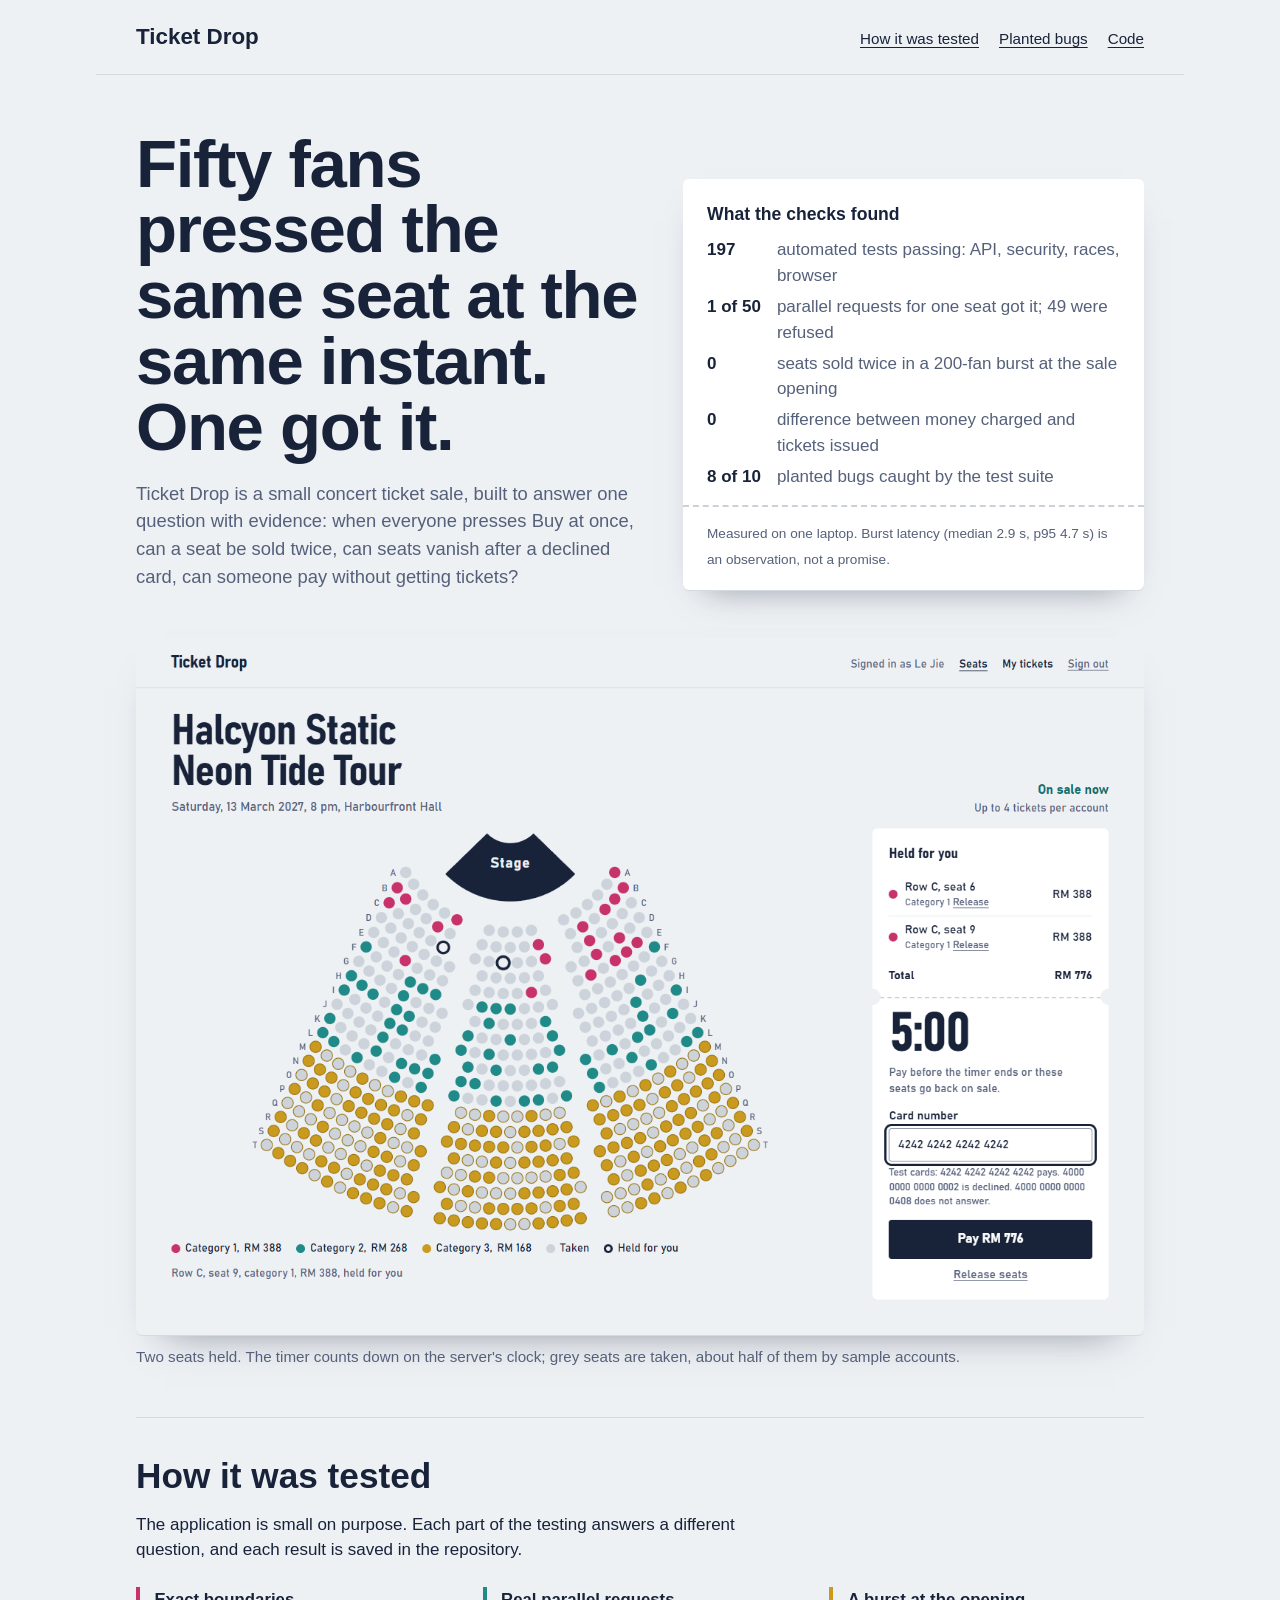
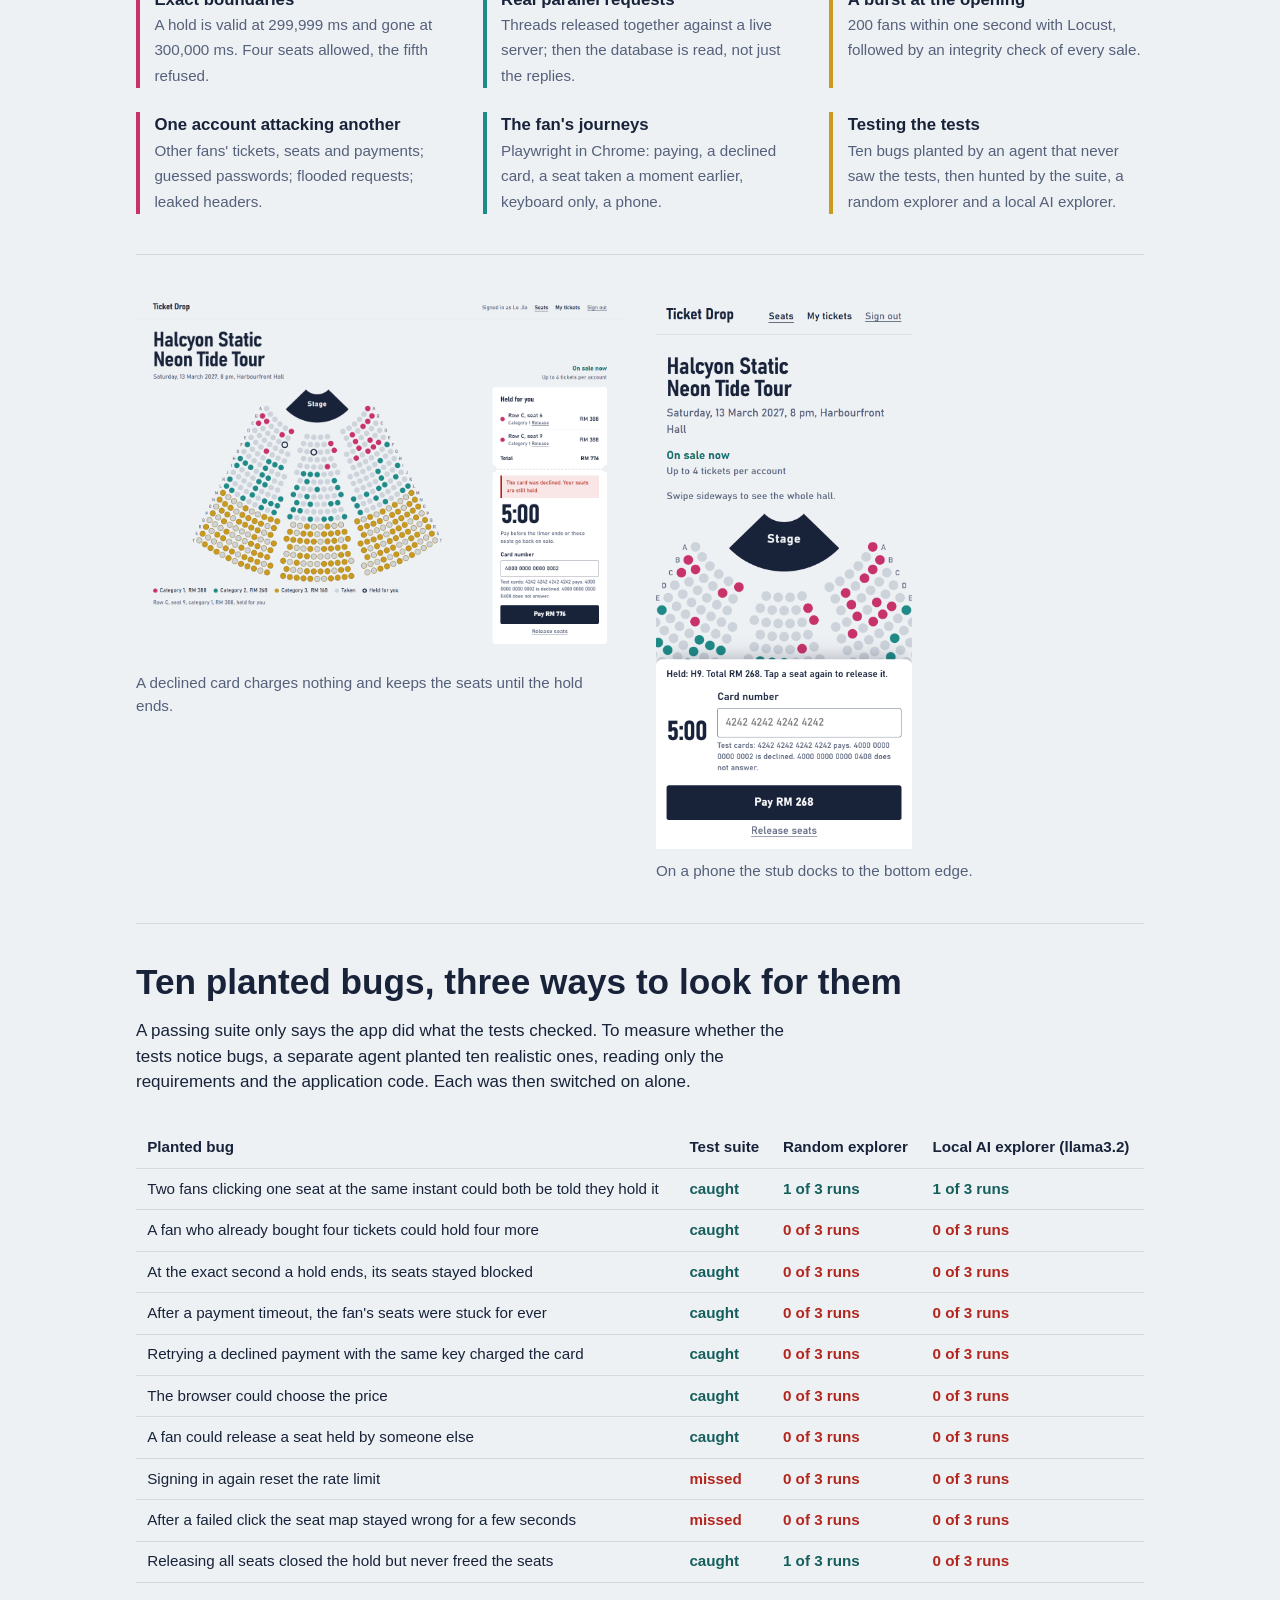
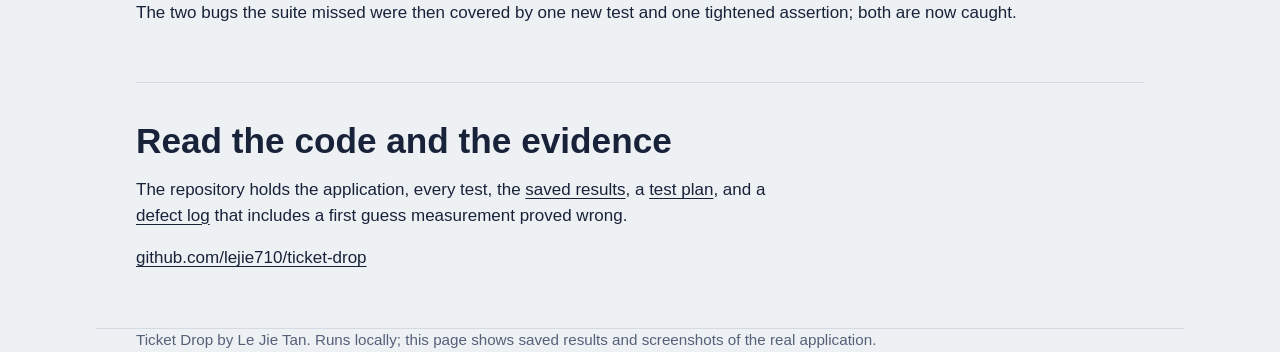
<file: site/index.html>
<!doctype html>
<html lang="en">
<head>
<meta charset="utf-8">
<meta name="viewport" content="width=device-width, initial-scale=1">
<title>Ticket Drop: a ticket sale, tested where it breaks</title>
<meta name="description" content="A concert ticket sale app built to be tested: exact time boundaries, parallel requests, a 200-fan burst, cross-account security and seeded faults.">
<link rel="stylesheet" href="site.css">
</head>
<body>

<header class="top wrap">
  <a class="wordmark" href="#">Ticket Drop</a>
  <nav aria-label="Sections">
    <a href="#testing">How it was tested</a>
    <a href="#faults">Planted bugs</a>
    <a href="#code">Code</a>
  </nav>
</header>

<main class="wrap">
  <section class="hero">
    <div>
      <h1>Fifty fans pressed the same seat at the same instant. One got it.</h1>
      <p>Ticket Drop is a small concert ticket sale, built to answer one question with evidence: when everyone presses Buy at once, can a seat be sold twice, can seats vanish after a declined card, can someone pay without getting tickets?</p>
    </div>
    <aside class="stub" aria-label="Results">
      <h2>What the checks found</h2>
      <dl>
        <dt>197</dt><dd>automated tests passing: API, security, races, browser</dd>
        <dt>1 of 50</dt><dd>parallel requests for one seat got it; 49 were refused</dd>
        <dt>0</dt><dd>seats sold twice in a 200-fan burst at the sale opening</dd>
        <dt>0</dt><dd>difference between money charged and tickets issued</dd>
        <dt><!-- FAULTS_CAUGHT -->8 of 10</dt><dd>planted bugs caught by the test suite</dd>
      </dl>
      <div class="tear" aria-hidden="true"></div>
      <small>Measured on one laptop. Burst latency (median 2.9 s, p95 4.7 s) is an observation, not a promise.</small>
    </aside>
  </section>

  <figure class="shot">
    <img src="assets/seat-map-hold.png" alt="The seat map signed in as Le Jie, with two seats in row C held, and a ticket stub on the right showing the seats, a total of RM 776 and a countdown at 5:00" width="1366" height="944">
    <figcaption>Two seats held. The timer counts down on the server's clock; grey seats are taken, about half of them by sample accounts.</figcaption>
  </figure>

  <section class="block" id="testing">
    <h2>How it was tested</h2>
    <p>The application is small on purpose. Each part of the testing answers a different question, and each result is saved in the repository.</p>
    <div class="levels">
      <div><strong>Exact boundaries</strong><span>A hold is valid at 299,999 ms and gone at 300,000 ms. Four seats allowed, the fifth refused.</span></div>
      <div><strong>Real parallel requests</strong><span>Threads released together against a live server; then the database is read, not just the replies.</span></div>
      <div><strong>A burst at the opening</strong><span>200 fans within one second with Locust, followed by an integrity check of every sale.</span></div>
      <div><strong>One account attacking another</strong><span>Other fans' tickets, seats and payments; guessed passwords; flooded requests; leaked headers.</span></div>
      <div><strong>The fan's journeys</strong><span>Playwright in Chrome: paying, a declined card, a seat taken a moment earlier, keyboard only, a phone.</span></div>
      <div><strong>Testing the tests</strong><span>Ten bugs planted by an agent that never saw the tests, then hunted by the suite, a random explorer and a local AI explorer.</span></div>
    </div>
  </section>

  <section class="block pair">
    <figure>
      <img src="assets/payment-declined.png" alt="The page after a declined card: a red message says the card was declined and the seats are still held" width="1366" height="1024">
      <figcaption>A declined card charges nothing and keeps the seats until the hold ends.</figcaption>
    </figure>
    <figure class="phone">
      <img src="assets/phone.png" alt="The phone layout: the seat map scrolls sideways and the timer and Pay button are docked at the bottom" width="390" height="844">
      <figcaption>On a phone the stub docks to the bottom edge.</figcaption>
    </figure>
  </section>

  <section class="block" id="faults">
    <h2>Ten planted bugs, three ways to look for them</h2>
    <p>A passing suite only says the app did what the tests checked. To measure whether the tests notice bugs, a separate agent planted ten realistic ones, reading only the requirements and the application code. Each was then switched on alone.</p>
    <div class="table-scroll">
<!-- FAULT_TABLE -->
<table>
<thead><tr><th>Planted bug</th><th>Test suite</th><th>Random explorer</th><th>Local AI explorer (llama3.2)</th></tr></thead>
<tbody>
<tr><td>Two fans clicking one seat at the same instant could both be told they hold it</td><td class="yes">caught</td><td class="yes">1 of 3 runs</td><td class="yes">1 of 3 runs</td></tr>
<tr><td>A fan who already bought four tickets could hold four more</td><td class="yes">caught</td><td class="no">0 of 3 runs</td><td class="no">0 of 3 runs</td></tr>
<tr><td>At the exact second a hold ends, its seats stayed blocked</td><td class="yes">caught</td><td class="no">0 of 3 runs</td><td class="no">0 of 3 runs</td></tr>
<tr><td>After a payment timeout, the fan&#x27;s seats were stuck for ever</td><td class="yes">caught</td><td class="no">0 of 3 runs</td><td class="no">0 of 3 runs</td></tr>
<tr><td>Retrying a declined payment with the same key charged the card</td><td class="yes">caught</td><td class="no">0 of 3 runs</td><td class="no">0 of 3 runs</td></tr>
<tr><td>The browser could choose the price</td><td class="yes">caught</td><td class="no">0 of 3 runs</td><td class="no">0 of 3 runs</td></tr>
<tr><td>A fan could release a seat held by someone else</td><td class="yes">caught</td><td class="no">0 of 3 runs</td><td class="no">0 of 3 runs</td></tr>
<tr><td>Signing in again reset the rate limit</td><td class="no">missed</td><td class="no">0 of 3 runs</td><td class="no">0 of 3 runs</td></tr>
<tr><td>After a failed click the seat map stayed wrong for a few seconds</td><td class="no">missed</td><td class="no">0 of 3 runs</td><td class="no">0 of 3 runs</td></tr>
<tr><td>Releasing all seats closed the hold but never freed the seats</td><td class="yes">caught</td><td class="yes">1 of 3 runs</td><td class="no">0 of 3 runs</td></tr>
</tbody>
</table>
<p>The two bugs the suite missed were then covered by one new test and one tightened assertion; both are now caught.</p>
<!-- /FAULT_TABLE -->
    </div>
  </section>

  <section class="block" id="code">
    <h2>Read the code and the evidence</h2>
    <p>The repository holds the application, every test, the <a href="https://github.com/lejie710/ticket-drop/tree/main/evidence">saved results</a>, a <a href="https://github.com/lejie710/ticket-drop/blob/main/docs/TEST_PLAN.md">test plan</a>, and a <a href="https://github.com/lejie710/ticket-drop/blob/main/docs/DEFECTS.md">defect log</a> that includes a first guess measurement proved wrong.</p>
    <p><a href="https://github.com/lejie710/ticket-drop">github.com/lejie710/ticket-drop</a></p>
  </section>
</main>

<footer class="wrap">
  Ticket Drop by Le Jie Tan. Runs locally; this page shows saved results and screenshots of the real application.
</footer>

</body>
</html>
</file>
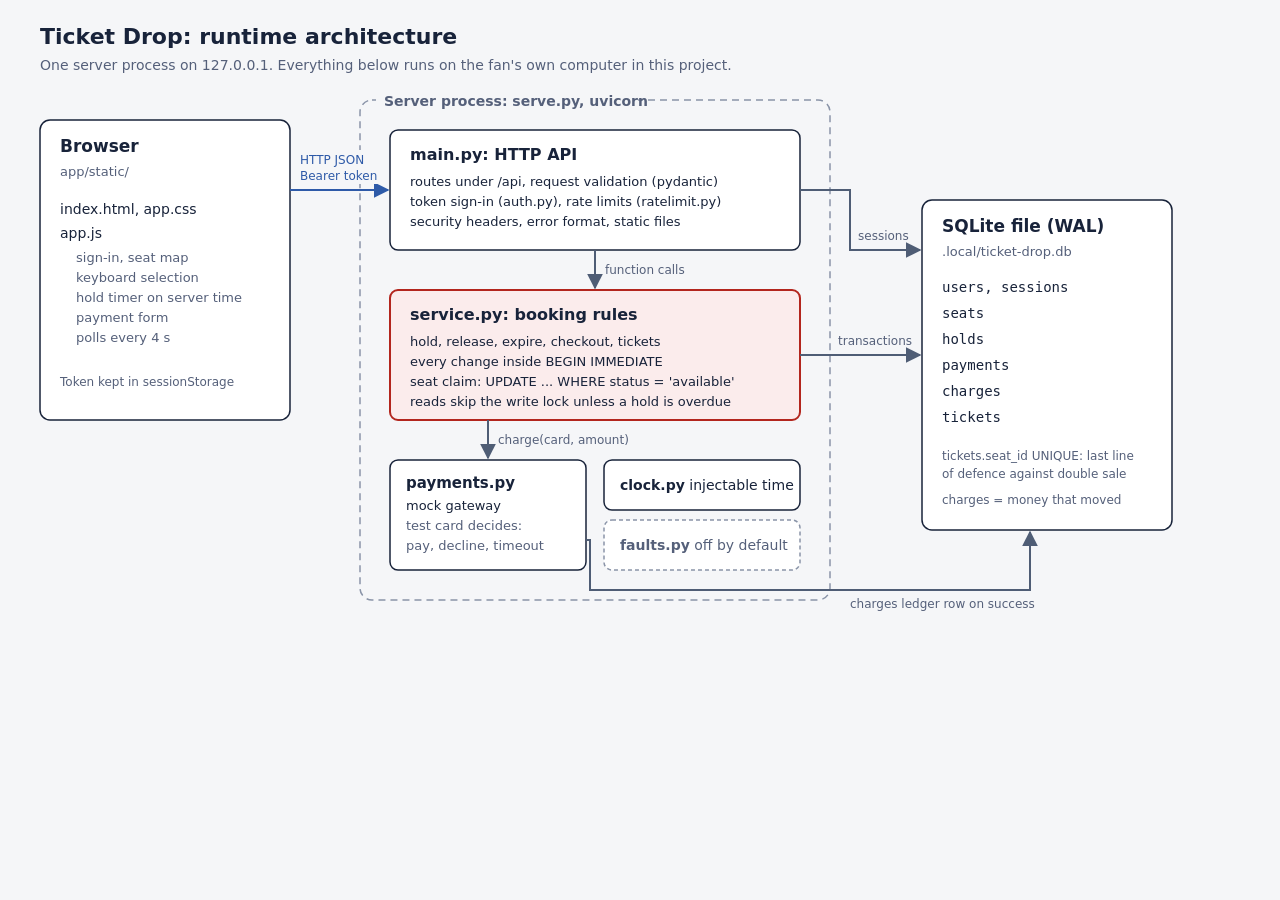
<file: docs/diagrams/ticket-drop-architecture.html>
<!doctype html>
<html lang="en">
<head>
<meta charset="utf-8">
<title>Ticket Drop runtime architecture</title>
<style>
  body { margin: 0; background: #f5f6f8; }
</style>
</head>
<body>
<svg xmlns="http://www.w3.org/2000/svg" viewBox="0 0 1200 640" width="1200" height="640" role="img" aria-labelledby="arch-title arch-desc" font-family="Segoe UI, system-ui, sans-serif">
  <title id="arch-title">Ticket Drop runtime architecture</title>
  <desc id="arch-desc">A browser page calls the JSON API of one local server process. Routes in main.py validate and authenticate requests and call the booking rules in service.py, which use write transactions on one SQLite file and call a mock payment gateway that records charges in the same file.</desc>
  <defs>
    <marker id="arch-arrow" viewBox="0 0 10 10" refX="9" refY="5" markerWidth="8" markerHeight="8" orient="auto-start-reverse">
      <path d="M0,0 L10,5 L0,10 z" fill="#4f5d75"/>
    </marker>
    <marker id="arch-arrow-link" viewBox="0 0 10 10" refX="9" refY="5" markerWidth="8" markerHeight="8" orient="auto-start-reverse">
      <path d="M0,0 L10,5 L0,10 z" fill="#2e5aa8"/>
    </marker>
  </defs>
  <rect x="0" y="0" width="1200" height="640" fill="#f5f6f8"/>

  <text x="40" y="44" font-size="22" font-weight="700" fill="#18233a">Ticket Drop: runtime architecture</text>
  <text x="40" y="70" font-size="14" fill="#55607a">One server process on 127.0.0.1. Everything below runs on the fan's own computer in this project.</text>

  <!-- Browser -->
  <rect x="40" y="120" width="250" height="300" rx="10" fill="#ffffff" stroke="#18233a" stroke-width="1.5"/>
  <text x="60" y="152" font-size="17" font-weight="700" fill="#18233a">Browser</text>
  <text x="60" y="176" font-size="13" fill="#55607a">app/static/</text>
  <text x="60" y="214" font-size="14" fill="#18233a">index.html, app.css</text>
  <text x="60" y="238" font-size="14" fill="#18233a">app.js</text>
  <text x="76" y="262" font-size="13" fill="#55607a">sign-in, seat map</text>
  <text x="76" y="282" font-size="13" fill="#55607a">keyboard selection</text>
  <text x="76" y="302" font-size="13" fill="#55607a">hold timer on server time</text>
  <text x="76" y="322" font-size="13" fill="#55607a">payment form</text>
  <text x="76" y="342" font-size="13" fill="#55607a">polls every 4 s</text>
  <text x="60" y="386" font-size="12" fill="#55607a">Token kept in sessionStorage</text>

  <!-- Server boundary -->
  <rect x="360" y="100" width="470" height="500" rx="12" fill="none" stroke="#8a94a8" stroke-width="1.5" stroke-dasharray="7 5"/>
  <rect x="376" y="88" width="262" height="24" fill="#f5f6f8"/>
  <text x="384" y="106" font-size="14" font-weight="600" fill="#55607a">Server process: serve.py, uvicorn</text>

  <!-- main.py -->
  <rect x="390" y="130" width="410" height="120" rx="8" fill="#ffffff" stroke="#18233a" stroke-width="1.5"/>
  <text x="410" y="160" font-size="16" font-weight="700" fill="#18233a">main.py: HTTP API</text>
  <text x="410" y="186" font-size="13" fill="#18233a">routes under /api, request validation (pydantic)</text>
  <text x="410" y="206" font-size="13" fill="#18233a">token sign-in (auth.py), rate limits (ratelimit.py)</text>
  <text x="410" y="226" font-size="13" fill="#18233a">security headers, error format, static files</text>

  <!-- service.py (focal) -->
  <rect x="390" y="290" width="410" height="130" rx="8" fill="#fbecec" stroke="#b3261e" stroke-width="2"/>
  <text x="410" y="320" font-size="16" font-weight="700" fill="#18233a">service.py: booking rules</text>
  <text x="410" y="346" font-size="13" fill="#18233a">hold, release, expire, checkout, tickets</text>
  <text x="410" y="366" font-size="13" fill="#18233a">every change inside BEGIN IMMEDIATE</text>
  <text x="410" y="386" font-size="13" fill="#18233a">seat claim: UPDATE ... WHERE status = 'available'</text>
  <text x="410" y="406" font-size="13" fill="#18233a">reads skip the write lock unless a hold is overdue</text>

  <!-- payments + clock + faults -->
  <rect x="390" y="460" width="196" height="110" rx="8" fill="#ffffff" stroke="#18233a" stroke-width="1.5"/>
  <text x="406" y="488" font-size="15" font-weight="700" fill="#18233a">payments.py</text>
  <text x="406" y="510" font-size="13" fill="#18233a">mock gateway</text>
  <text x="406" y="530" font-size="13" fill="#55607a">test card decides:</text>
  <text x="406" y="550" font-size="13" fill="#55607a">pay, decline, timeout</text>

  <rect x="604" y="460" width="196" height="50" rx="8" fill="#ffffff" stroke="#18233a" stroke-width="1.5"/>
  <text x="620" y="490" font-size="14" fill="#18233a"><tspan font-weight="700">clock.py</tspan> injectable time</text>
  <rect x="604" y="520" width="196" height="50" rx="8" fill="#ffffff" stroke="#8a94a8" stroke-width="1.5" stroke-dasharray="4 3"/>
  <text x="620" y="550" font-size="14" fill="#55607a"><tspan font-weight="700">faults.py</tspan> off by default</text>

  <!-- SQLite -->
  <rect x="922" y="200" width="250" height="330" rx="10" fill="#ffffff" stroke="#18233a" stroke-width="1.5"/>
  <text x="942" y="232" font-size="17" font-weight="700" fill="#18233a">SQLite file (WAL)</text>
  <text x="942" y="256" font-size="13" fill="#55607a">.local/ticket-drop.db</text>
  <g font-family="Consolas, ui-monospace, monospace" font-size="14" fill="#18233a">
    <text x="942" y="292">users, sessions</text>
    <text x="942" y="318">seats</text>
    <text x="942" y="344">holds</text>
    <text x="942" y="370">payments</text>
    <text x="942" y="396">charges</text>
    <text x="942" y="422">tickets</text>
  </g>
  <text x="942" y="460" font-size="12" fill="#55607a">tickets.seat_id UNIQUE: last line</text>
  <text x="942" y="478" font-size="12" fill="#55607a">of defence against double sale</text>
  <text x="942" y="504" font-size="12" fill="#55607a">charges = money that moved</text>

  <!-- Arrows -->
  <path d="M290,190 L388,190" stroke="#2e5aa8" stroke-width="2" fill="none" marker-end="url(#arch-arrow-link)"/>
  <rect x="296" y="150" width="88" height="34" fill="#f5f6f8"/>
  <text x="300" y="164" font-size="12" fill="#2e5aa8">HTTP JSON</text>
  <text x="300" y="180" font-size="12" fill="#2e5aa8">Bearer token</text>

  <path d="M595,250 L595,288" stroke="#4f5d75" stroke-width="2" fill="none" marker-end="url(#arch-arrow)"/>
  <text x="605" y="274" font-size="12" fill="#55607a">function calls</text>

  <path d="M800,355 L920,355" stroke="#4f5d75" stroke-width="2" fill="none" marker-end="url(#arch-arrow)"/>
  <text x="838" y="345" font-size="12" fill="#55607a">transactions</text>

  <path d="M488,420 L488,458" stroke="#4f5d75" stroke-width="2" fill="none" marker-end="url(#arch-arrow)"/>
  <text x="498" y="444" font-size="12" fill="#55607a">charge(card, amount)</text>

  <path d="M586,540 L590,540 L590,590 L1030,590 L1030,532" stroke="#4f5d75" stroke-width="2" fill="none" marker-end="url(#arch-arrow)"/>
  <rect x="846" y="594" width="170" height="20" fill="#f5f6f8"/>
  <text x="850" y="608" font-size="12" fill="#55607a">charges ledger row on success</text>

  <path d="M800,190 L850,190 L850,250 L920,250" stroke="#4f5d75" stroke-width="2" fill="none" marker-end="url(#arch-arrow)"/>
  <text x="858" y="240" font-size="12" fill="#55607a">sessions</text>
</svg>
</body>
</html>
</file>
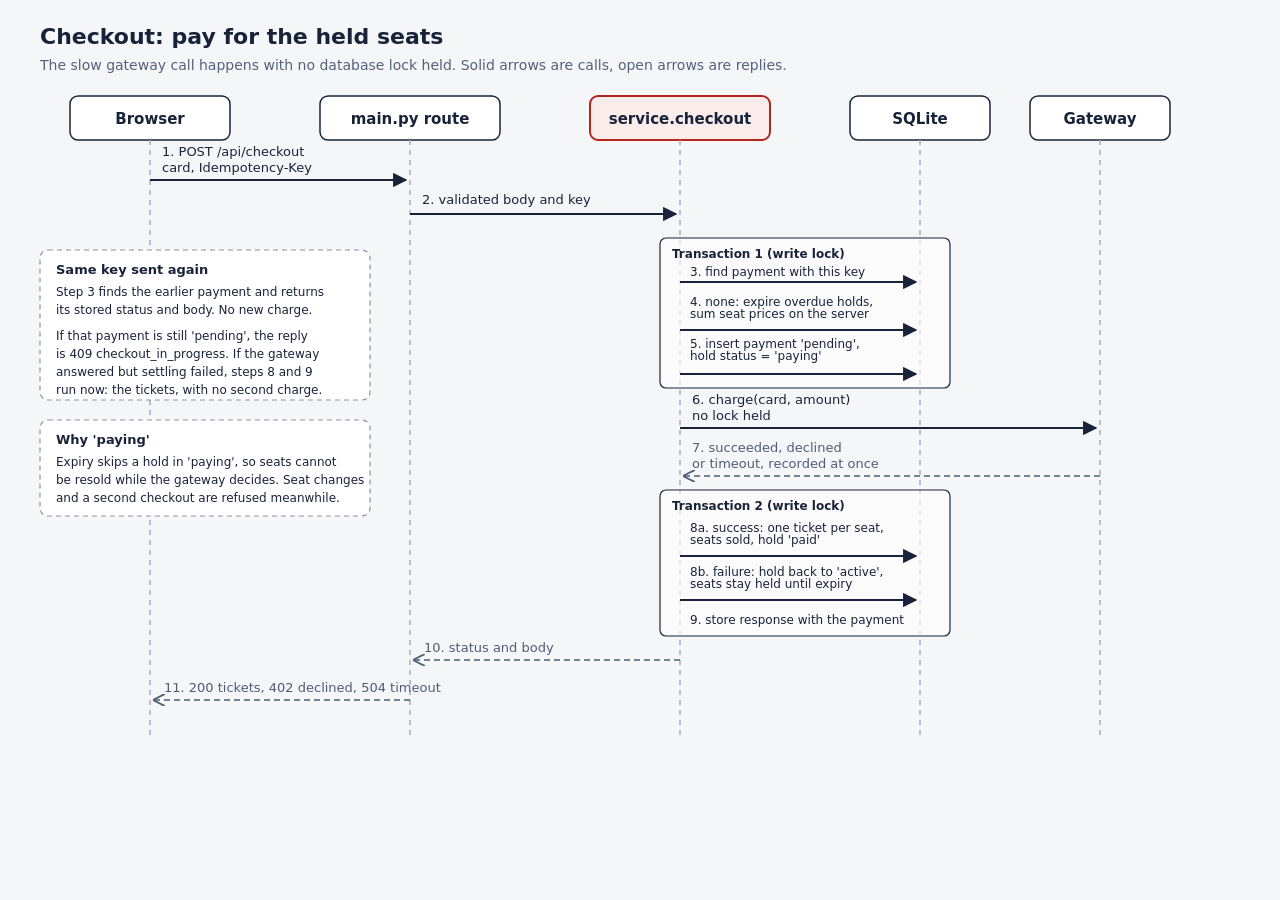
<file: docs/diagrams/ticket-drop-checkout-sequence.html>
<!doctype html>
<html lang="en">
<head>
<meta charset="utf-8">
<title>Ticket Drop checkout sequence</title>
<style>
  body { margin: 0; background: #f5f6f8; }
</style>
</head>
<body>
<svg xmlns="http://www.w3.org/2000/svg" viewBox="0 0 1200 760" width="1200" height="760" role="img" aria-labelledby="seq-title seq-desc" font-family="Segoe UI, system-ui, sans-serif">
  <title id="seq-title">Checkout in three steps</title>
  <desc id="seq-desc">The checkout records a pending payment and marks the hold paying in a first transaction, calls the mock gateway with no lock held, then settles in a second transaction. A repeated request with the same idempotency key returns the stored response.</desc>
  <defs>
    <marker id="seq-arrow" viewBox="0 0 10 10" refX="9" refY="5" markerWidth="8" markerHeight="8" orient="auto">
      <path d="M0,0 L10,5 L0,10 z" fill="#18233a"/>
    </marker>
    <marker id="seq-arrow-reply" viewBox="0 0 10 10" refX="9" refY="5" markerWidth="8" markerHeight="8" orient="auto">
      <path d="M0,0 L10,5 L0,10" fill="none" stroke="#4f5d75" stroke-width="1.5"/>
    </marker>
  </defs>
  <rect x="0" y="0" width="1200" height="760" fill="#f5f6f8"/>
  <text x="40" y="44" font-size="22" font-weight="700" fill="#18233a">Checkout: pay for the held seats</text>
  <text x="40" y="70" font-size="14" fill="#55607a">The slow gateway call happens with no database lock held. Solid arrows are calls, open arrows are replies.</text>

  <!-- Participants -->
  <g font-size="15" font-weight="700" fill="#18233a" text-anchor="middle">
    <rect x="70" y="96" width="160" height="44" rx="8" fill="#ffffff" stroke="#18233a" stroke-width="1.5"/>
    <text x="150" y="124">Browser</text>
    <rect x="320" y="96" width="180" height="44" rx="8" fill="#ffffff" stroke="#18233a" stroke-width="1.5"/>
    <text x="410" y="124">main.py route</text>
    <rect x="590" y="96" width="180" height="44" rx="8" fill="#fbecec" stroke="#b3261e" stroke-width="2"/>
    <text x="680" y="124">service.checkout</text>
    <rect x="850" y="96" width="140" height="44" rx="8" fill="#ffffff" stroke="#18233a" stroke-width="1.5"/>
    <text x="920" y="124">SQLite</text>
    <rect x="1030" y="96" width="140" height="44" rx="8" fill="#ffffff" stroke="#18233a" stroke-width="1.5"/>
    <text x="1100" y="124">Gateway</text>
  </g>
  <g stroke="#a3acbd" stroke-width="1.5" stroke-dasharray="5 5">
    <line x1="150" y1="140" x2="150" y2="740"/>
    <line x1="410" y1="140" x2="410" y2="740"/>
    <line x1="680" y1="140" x2="680" y2="740"/>
    <line x1="920" y1="140" x2="920" y2="740"/>
    <line x1="1100" y1="140" x2="1100" y2="740"/>
  </g>

  <!-- 1 request -->
  <line x1="150" y1="180" x2="406" y2="180" stroke="#18233a" stroke-width="1.8" marker-end="url(#seq-arrow)"/>
  <text x="162" y="156" font-size="13" fill="#18233a">1. POST /api/checkout</text><text x="162" y="172" font-size="13" fill="#18233a">card, Idempotency-Key</text>
  <line x1="410" y1="214" x2="676" y2="214" stroke="#18233a" stroke-width="1.8" marker-end="url(#seq-arrow)"/>
  <text x="422" y="204" font-size="13" fill="#18233a">2. validated body and key</text>

  <!-- Txn 1 -->
  <rect x="660" y="238" width="290" height="150" rx="6" fill="#ffffff" fill-opacity="0.6" stroke="#18233a" stroke-width="1.2"/>
  <text x="672" y="258" font-size="12" font-weight="700" fill="#18233a">Transaction 1 (write lock)</text>
  <line x1="680" y1="282" x2="916" y2="282" stroke="#18233a" stroke-width="1.8" marker-end="url(#seq-arrow)"/>
  <text x="690" y="276" font-size="12" fill="#18233a">3. find payment with this key</text>
  <line x1="680" y1="330" x2="916" y2="330" stroke="#18233a" stroke-width="1.8" marker-end="url(#seq-arrow)"/>
  <text x="690" y="306" font-size="12" fill="#18233a">4. none: expire overdue holds,</text>
  <text x="690" y="318" font-size="12" fill="#18233a">sum seat prices on the server</text>
  <line x1="680" y1="374" x2="916" y2="374" stroke="#18233a" stroke-width="1.8" marker-end="url(#seq-arrow)"/>
  <text x="690" y="348" font-size="12" fill="#18233a">5. insert payment 'pending',</text>
  <text x="690" y="360" font-size="12" fill="#18233a">hold status = 'paying'</text>

  <!-- Gateway call -->
  <line x1="680" y1="428" x2="1096" y2="428" stroke="#18233a" stroke-width="1.8" marker-end="url(#seq-arrow)"/>
  <text x="692" y="404" font-size="13" fill="#18233a">6. charge(card, amount)</text><text x="692" y="420" font-size="13" fill="#18233a">no lock held</text>
  <line x1="1100" y1="476" x2="684" y2="476" stroke="#4f5d75" stroke-width="1.5" stroke-dasharray="6 4" marker-end="url(#seq-arrow-reply)"/>
  <text x="692" y="452" font-size="13" fill="#4f5d75">7. succeeded, declined</text><text x="692" y="468" font-size="13" fill="#4f5d75">or timeout, recorded at once</text>

  <!-- Txn 2 -->
  <rect x="660" y="490" width="290" height="146" rx="6" fill="#ffffff" fill-opacity="0.6" stroke="#18233a" stroke-width="1.2"/>
  <text x="672" y="510" font-size="12" font-weight="700" fill="#18233a">Transaction 2 (write lock)</text>
  <line x1="680" y1="556" x2="916" y2="556" stroke="#18233a" stroke-width="1.8" marker-end="url(#seq-arrow)"/>
  <text x="690" y="532" font-size="12" fill="#18233a">8a. success: one ticket per seat,</text>
  <text x="690" y="544" font-size="12" fill="#18233a">seats sold, hold 'paid'</text>
  <line x1="680" y1="600" x2="916" y2="600" stroke="#18233a" stroke-width="1.8" marker-end="url(#seq-arrow)"/>
  <text x="690" y="576" font-size="12" fill="#18233a">8b. failure: hold back to 'active',</text>
  <text x="690" y="588" font-size="12" fill="#18233a">seats stay held until expiry</text>
  <text x="690" y="624" font-size="12" fill="#18233a">9. store response with the payment</text>

  <!-- Replies -->
  <line x1="680" y1="660" x2="414" y2="660" stroke="#4f5d75" stroke-width="1.5" stroke-dasharray="6 4" marker-end="url(#seq-arrow-reply)"/>
  <text x="424" y="652" font-size="13" fill="#4f5d75">10. status and body</text>
  <line x1="410" y1="700" x2="154" y2="700" stroke="#4f5d75" stroke-width="1.5" stroke-dasharray="6 4" marker-end="url(#seq-arrow-reply)"/>
  <text x="164" y="692" font-size="13" fill="#4f5d75">11. 200 tickets, 402 declined, 504 timeout</text>

  <!-- Replay note -->
  <rect x="40" y="250" width="330" height="150" rx="8" fill="#ffffff" stroke="#8a94a8" stroke-width="1.2" stroke-dasharray="5 4"/>
  <text x="56" y="274" font-size="13" font-weight="700" fill="#18233a">Same key sent again</text>
  <text x="56" y="296" font-size="12" fill="#18233a">Step 3 finds the earlier payment and returns</text>
  <text x="56" y="314" font-size="12" fill="#18233a">its stored status and body. No new charge.</text>
  <text x="56" y="340" font-size="12" fill="#18233a">If that payment is still 'pending', the reply</text>
  <text x="56" y="358" font-size="12" fill="#18233a">is 409 checkout_in_progress. If the gateway</text><text x="56" y="376" font-size="12" fill="#18233a">answered but settling failed, steps 8 and 9</text><text x="56" y="394" font-size="12" fill="#18233a">run now: the tickets, with no second charge.</text>

  <rect x="40" y="420" width="330" height="96" rx="8" fill="#ffffff" stroke="#8a94a8" stroke-width="1.2" stroke-dasharray="5 4"/>
  <text x="56" y="444" font-size="13" font-weight="700" fill="#18233a">Why 'paying'</text>
  <text x="56" y="466" font-size="12" fill="#18233a">Expiry skips a hold in 'paying', so seats cannot</text>
  <text x="56" y="484" font-size="12" fill="#18233a">be resold while the gateway decides. Seat changes</text>
  <text x="56" y="502" font-size="12" fill="#18233a">and a second checkout are refused meanwhile.</text>
</svg>
</body>
</html>
</file>
<file: site/site.css>
:root {
  --paper: #EEF1F4;
  --ink: #18233A;
  --ink-soft: #55607A;
  --line: #D5DAE1;
  --cat1: #C8326B;
  --cat2: #1F8A87;
  --cat3: #C99A1E;
  --alert: #B3261E;
  --type: "Bahnschrift", "DIN Alternate", "Barlow Condensed", "Arial Narrow", Arial, sans-serif;
}

* { box-sizing: border-box; }
html, body { margin: 0; }
body {
  background: var(--paper);
  color: var(--ink);
  font-family: var(--type);
  font-size: 17px;
  line-height: 1.5;
}
a { color: var(--ink); text-underline-offset: 3px; }
:focus-visible { outline: 3px solid var(--ink); outline-offset: 3px; }

.wrap { max-width: 68rem; margin: 0 auto; padding: 0 clamp(1rem, 4vw, 2.5rem); }

header.top {
  display: flex; justify-content: space-between; align-items: baseline; gap: 1rem;
  padding-top: 1.25rem; padding-bottom: 1.25rem; border-bottom: 1px solid var(--line);
}
.wordmark { font-weight: 700; font-stretch: condensed; font-size: 1.4rem; text-decoration: none; }
header.top nav { display: flex; gap: 1.25rem; font-size: 0.95rem; }

.hero { padding: 3.5rem 0 2rem; display: grid; grid-template-columns: minmax(0, 1.1fr) minmax(0, 1fr); gap: 2.5rem; align-items: end; }
.hero h1 {
  margin: 0; font-size: clamp(2.4rem, 5.4vw, 4.2rem); font-weight: 700; font-stretch: condensed;
  line-height: 0.98; letter-spacing: -0.02em; max-width: 14ch;
}
.hero p { margin: 1.25rem 0 0; font-size: 1.15rem; color: var(--ink-soft); max-width: 34rem; }

/* The verdict as a ticket stub: the one object on the page */
.stub {
  background: #fff; border-radius: 6px; padding: 1.4rem 1.5rem 1.2rem;
  box-shadow: 0 1px 0 var(--line), 0 18px 34px -22px rgba(24, 35, 58, 0.5);
  position: relative;
}
.stub h2 { margin: 0 0 0.6rem; font-size: 1.1rem; font-stretch: condensed; }
.stub dl { margin: 0; display: grid; grid-template-columns: auto 1fr; gap: 0.35rem 1rem; }
.stub dt { font-weight: 700; font-variant-numeric: tabular-nums; }
.stub dd { margin: 0; color: var(--ink-soft); }
.stub .tear { border-top: 2px dashed #CBD1D9; margin: 1rem -1.5rem 0.8rem; }
.stub small { color: var(--ink-soft); font-size: 0.85rem; }

figure { margin: 0; min-width: 0; }
figure img { max-width: 100%; height: auto; display: block; }
.shot { padding: 1rem 0 3rem; }
.shot img { width: 100%; height: auto; display: block; border-radius: 6px; box-shadow: 0 1px 0 var(--line), 0 22px 40px -28px rgba(24, 35, 58, 0.55); }
figcaption { margin-top: 0.7rem; color: var(--ink-soft); font-size: 0.95rem; }

section.block { padding: 2.5rem 0; border-top: 1px solid var(--line); }
section.block h2 { margin: 0 0 1rem; font-size: clamp(1.6rem, 3vw, 2.2rem); font-stretch: condensed; line-height: 1.05; }
section.block > p { max-width: 42rem; }

.levels { display: grid; grid-template-columns: repeat(auto-fill, minmax(15rem, 1fr)); gap: 1.5rem 2rem; margin-top: 1.5rem; }
.levels div { border-left: 4px solid var(--cat2); padding-left: 0.9rem; }
.levels div:nth-child(3n + 1) { border-color: var(--cat1); }
.levels div:nth-child(3n) { border-color: var(--cat3); }
.levels strong { display: block; font-size: 1.05rem; }
.levels span { color: var(--ink-soft); font-size: 0.95rem; }

table { border-collapse: collapse; width: 100%; font-size: 0.95rem; margin-top: 1rem; }
th, td { text-align: left; padding: 0.55rem 0.7rem; border-bottom: 1px solid var(--line); vertical-align: top; }
th { font-weight: 700; }
td.yes { color: #145E5C; font-weight: 600; }
td.no { color: var(--alert); font-weight: 600; }
.table-scroll { overflow-x: auto; }

.pair { display: grid; grid-template-columns: 1fr 1fr; gap: 2rem; align-items: start; }
.phone img { max-width: 16rem; }

footer { padding: 2.5rem 0 3rem; border-top: 1px solid var(--line); color: var(--ink-soft); font-size: 0.95rem; }

@media (max-width: 760px) {
  .hero, .pair { grid-template-columns: 1fr; }
  .hero { padding-top: 2.2rem; }
  header.top nav { display: none; }
  .table-scroll table { min-width: 36rem; }
}
</file>
